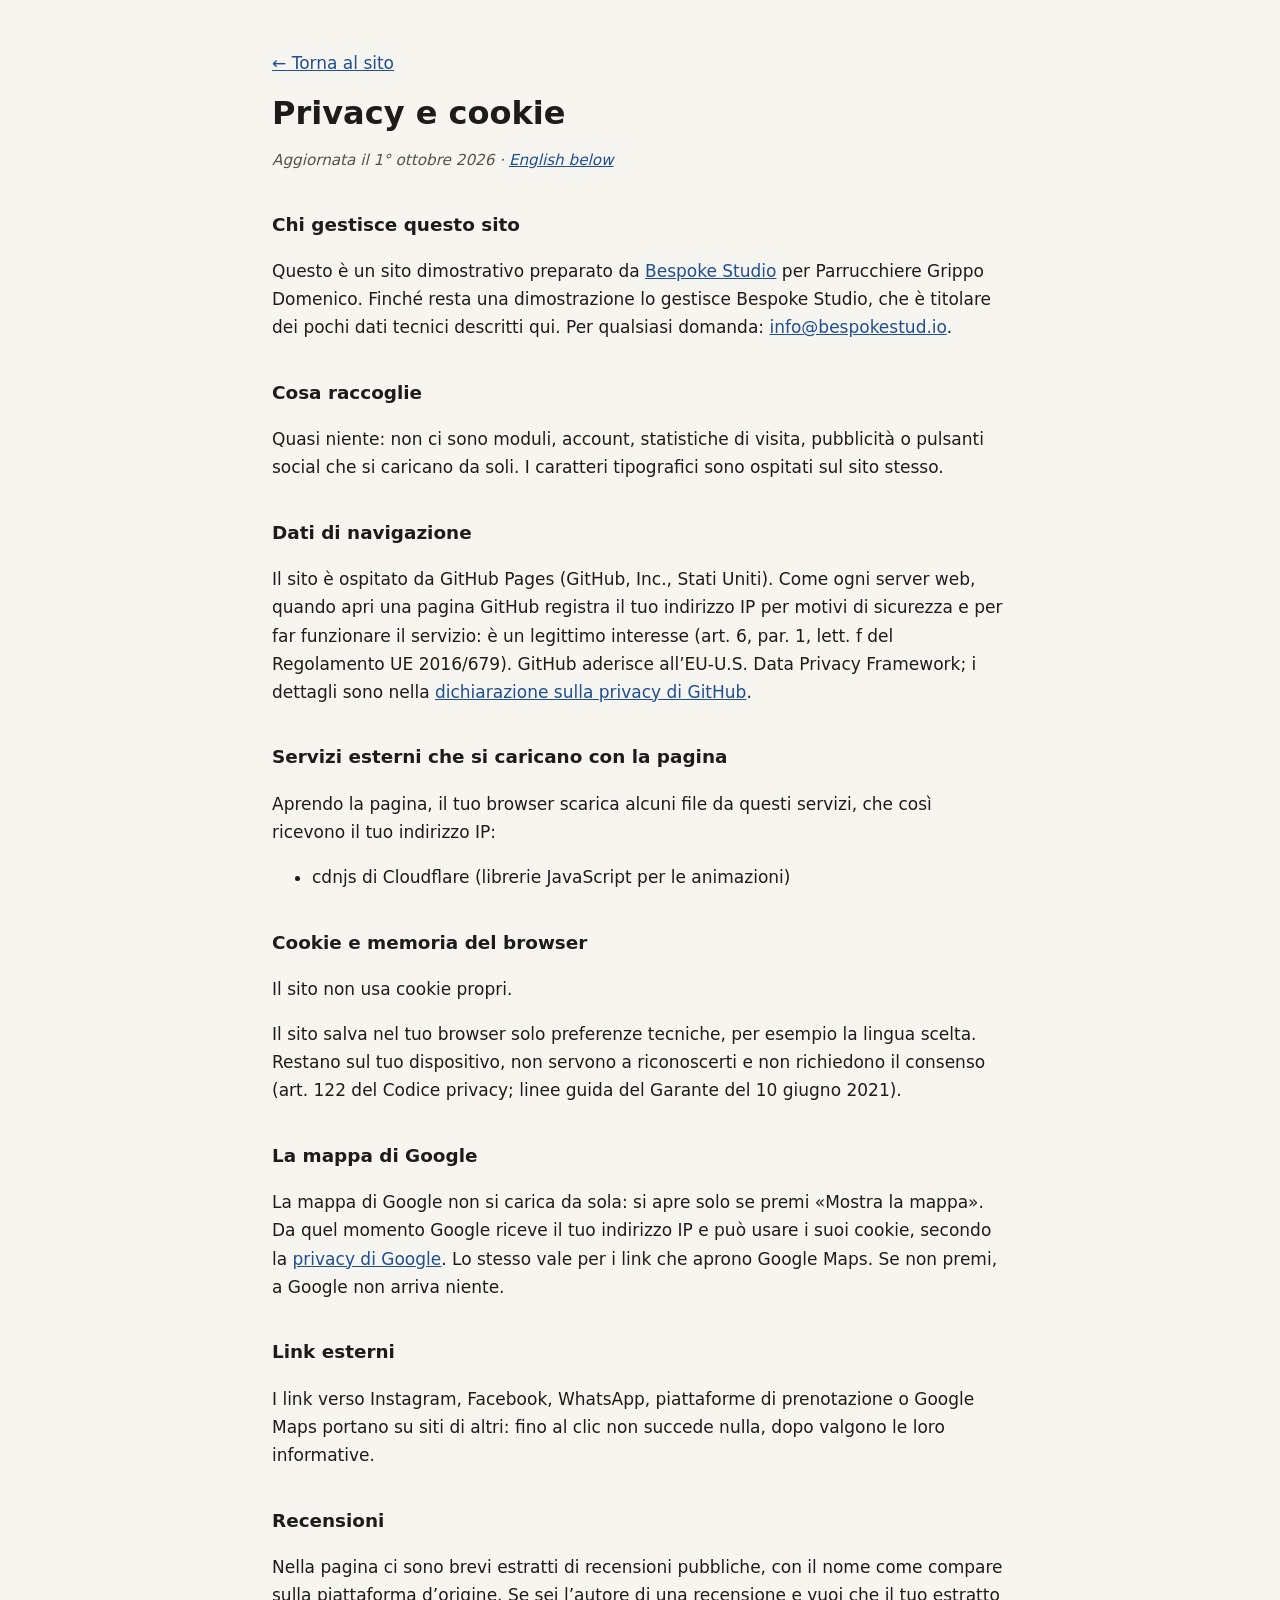
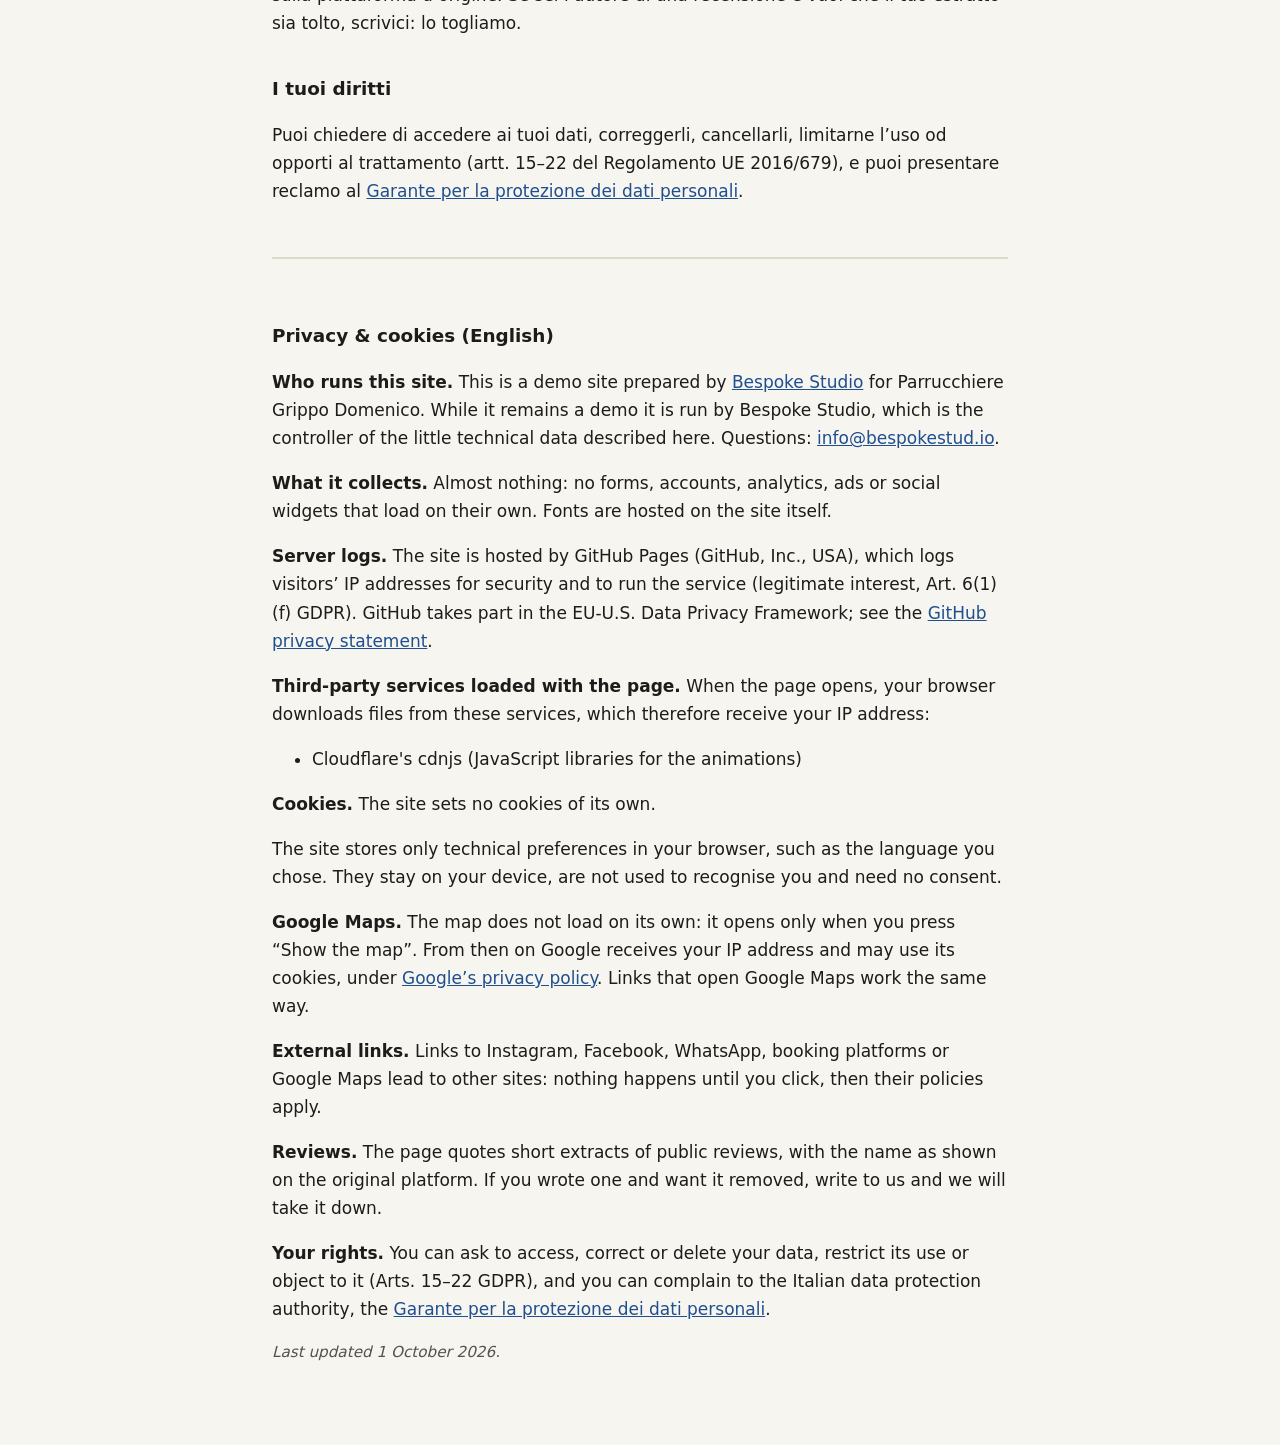
<file: privacy.html>
<!DOCTYPE html>
<html lang="it">
<head>
  <meta charset="UTF-8">
  <meta name="viewport" content="width=device-width, initial-scale=1.0">
  <meta name="robots" content="noindex">
  <title>Privacy e cookie · Parrucchiere Grippo Domenico</title>
  <meta name="description" content="Informativa privacy e cookie del sito Parrucchiere Grippo Domenico.">
  <style>
    body { margin: 0; background: #f7f5f0; color: #1d1c1a; font: 17px/1.65 system-ui, -apple-system, "Segoe UI", Roboto, sans-serif; }
    main { max-width: 46rem; margin: 0 auto; padding: 32px 20px 64px; }
    h1 { font-size: 2rem; line-height: 1.2; margin: 0.4em 0 0.2em; }
    h2 { font-size: 1.15rem; margin: 2em 0 0.4em; }
    a { color: #1f4f8f; }
    .data { color: #55524c; font-style: italic; font-size: 0.95rem; }
    .en { margin-top: 3em; padding-top: 1.5em; border-top: 2px solid #ddd8cc; }
    code { font-size: 0.9em; background: #ebe7dc; padding: 0 4px; border-radius: 3px; }
  </style>
</head>
<body>
<main>
  <p><a href="index.html">← Torna al sito</a></p>
  <h1>Privacy e cookie</h1>
  <p class="data">Aggiornata il 1° ottobre 2026 · <a href="#english" lang="en">English below</a></p>
  <h2>Chi gestisce questo sito</h2>
  <p>Questo è un sito dimostrativo preparato da <a href="https://bespokestud.io" rel="noopener">Bespoke Studio</a> per Parrucchiere Grippo Domenico. Finché resta una dimostrazione lo gestisce Bespoke Studio, che è titolare dei pochi dati tecnici descritti qui. Per qualsiasi domanda: <a href="mailto:info@bespokestud.io">info@bespokestud.io</a>.</p>
  <h2>Cosa raccoglie</h2>
  <p>Quasi niente: non ci sono moduli, account, statistiche di visita, pubblicità o pulsanti social che si caricano da soli. I caratteri tipografici sono ospitati sul sito stesso.</p>
  <h2>Dati di navigazione</h2>
  <p>Il sito è ospitato da GitHub Pages (GitHub, Inc., Stati Uniti). Come ogni server web, quando apri una pagina GitHub registra il tuo indirizzo IP per motivi di sicurezza e per far funzionare il servizio: è un legittimo interesse (art. 6, par. 1, lett. f del Regolamento UE 2016/679). GitHub aderisce all’EU-U.S. Data Privacy Framework; i dettagli sono nella <a href="https://docs.github.com/site-policy/privacy-policies/github-general-privacy-statement" rel="noopener">dichiarazione sulla privacy di GitHub</a>.</p>
  <h2>Servizi esterni che si caricano con la pagina</h2>
  <p>Aprendo la pagina, il tuo browser scarica alcuni file da questi servizi, che così ricevono il tuo indirizzo IP:</p>
  <ul><li>cdnjs di Cloudflare (librerie JavaScript per le animazioni)</li></ul>
  <h2>Cookie e memoria del browser</h2>
  <p>Il sito non usa cookie propri.</p>
  <p>Il sito salva nel tuo browser solo preferenze tecniche, per esempio la lingua scelta. Restano sul tuo dispositivo, non servono a riconoscerti e non richiedono il consenso (art. 122 del Codice privacy; linee guida del Garante del 10 giugno 2021).</p>
  <h2>La mappa di Google</h2>
  <p>La mappa di Google non si carica da sola: si apre solo se premi «Mostra la mappa». Da quel momento Google riceve il tuo indirizzo IP e può usare i suoi cookie, secondo la <a href="https://policies.google.com/privacy?hl=it" rel="noopener">privacy di Google</a>. Lo stesso vale per i link che aprono Google Maps. Se non premi, a Google non arriva niente.</p>
  <h2>Link esterni</h2>
  <p>I link verso Instagram, Facebook, WhatsApp, piattaforme di prenotazione o Google Maps portano su siti di altri: fino al clic non succede nulla, dopo valgono le loro informative.</p>
  <h2>Recensioni</h2>
  <p>Nella pagina ci sono brevi estratti di recensioni pubbliche, con il nome come compare sulla piattaforma d’origine. Se sei l’autore di una recensione e vuoi che il tuo estratto sia tolto, scrivici: lo togliamo.</p>
  <h2>I tuoi diritti</h2>
  <p>Puoi chiedere di accedere ai tuoi dati, correggerli, cancellarli, limitarne l’uso od opporti al trattamento (artt. 15–22 del Regolamento UE 2016/679), e puoi presentare reclamo al <a href="https://www.garanteprivacy.it" rel="noopener">Garante per la protezione dei dati personali</a>.</p>
  <div class="en" id="english" lang="en">
    <h2>Privacy &amp; cookies (English)</h2>
    <p><strong>Who runs this site.</strong> This is a demo site prepared by <a href="https://bespokestud.io" rel="noopener">Bespoke Studio</a> for Parrucchiere Grippo Domenico. While it remains a demo it is run by Bespoke Studio, which is the controller of the little technical data described here. Questions: <a href="mailto:info@bespokestud.io">info@bespokestud.io</a>.</p>
    <p><strong>What it collects.</strong> Almost nothing: no forms, accounts, analytics, ads or social widgets that load on their own. Fonts are hosted on the site itself.</p>
    <p><strong>Server logs.</strong> The site is hosted by GitHub Pages (GitHub, Inc., USA), which logs visitors’ IP addresses for security and to run the service (legitimate interest, Art. 6(1)(f) GDPR). GitHub takes part in the EU-U.S. Data Privacy Framework; see the <a href="https://docs.github.com/site-policy/privacy-policies/github-general-privacy-statement" rel="noopener">GitHub privacy statement</a>.</p>
    <p><strong>Third-party services loaded with the page.</strong> When the page opens, your browser downloads files from these services, which therefore receive your IP address:</p><ul><li>Cloudflare's cdnjs (JavaScript libraries for the animations)</li></ul>
    <p><strong>Cookies.</strong> The site sets no cookies of its own.</p>
    <p>The site stores only technical preferences in your browser, such as the language you chose. They stay on your device, are not used to recognise you and need no consent.</p>
    <p><strong>Google Maps.</strong> The map does not load on its own: it opens only when you press “Show the map”. From then on Google receives your IP address and may use its cookies, under <a href="https://policies.google.com/privacy?hl=en" rel="noopener">Google’s privacy policy</a>. Links that open Google Maps work the same way.</p>
    <p><strong>External links.</strong> Links to Instagram, Facebook, WhatsApp, booking platforms or Google Maps lead to other sites: nothing happens until you click, then their policies apply.</p>
    <p><strong>Reviews.</strong> The page quotes short extracts of public reviews, with the name as shown on the original platform. If you wrote one and want it removed, write to us and we will take it down.</p>
    <p><strong>Your rights.</strong> You can ask to access, correct or delete your data, restrict its use or object to it (Arts. 15–22 GDPR), and you can complain to the Italian data protection authority, the <a href="https://www.garanteprivacy.it" rel="noopener">Garante per la protezione dei dati personali</a>.</p>
    <p class="data">Last updated 1 October 2026.</p>
  </div>
</main>
</body>
</html>
</file>
